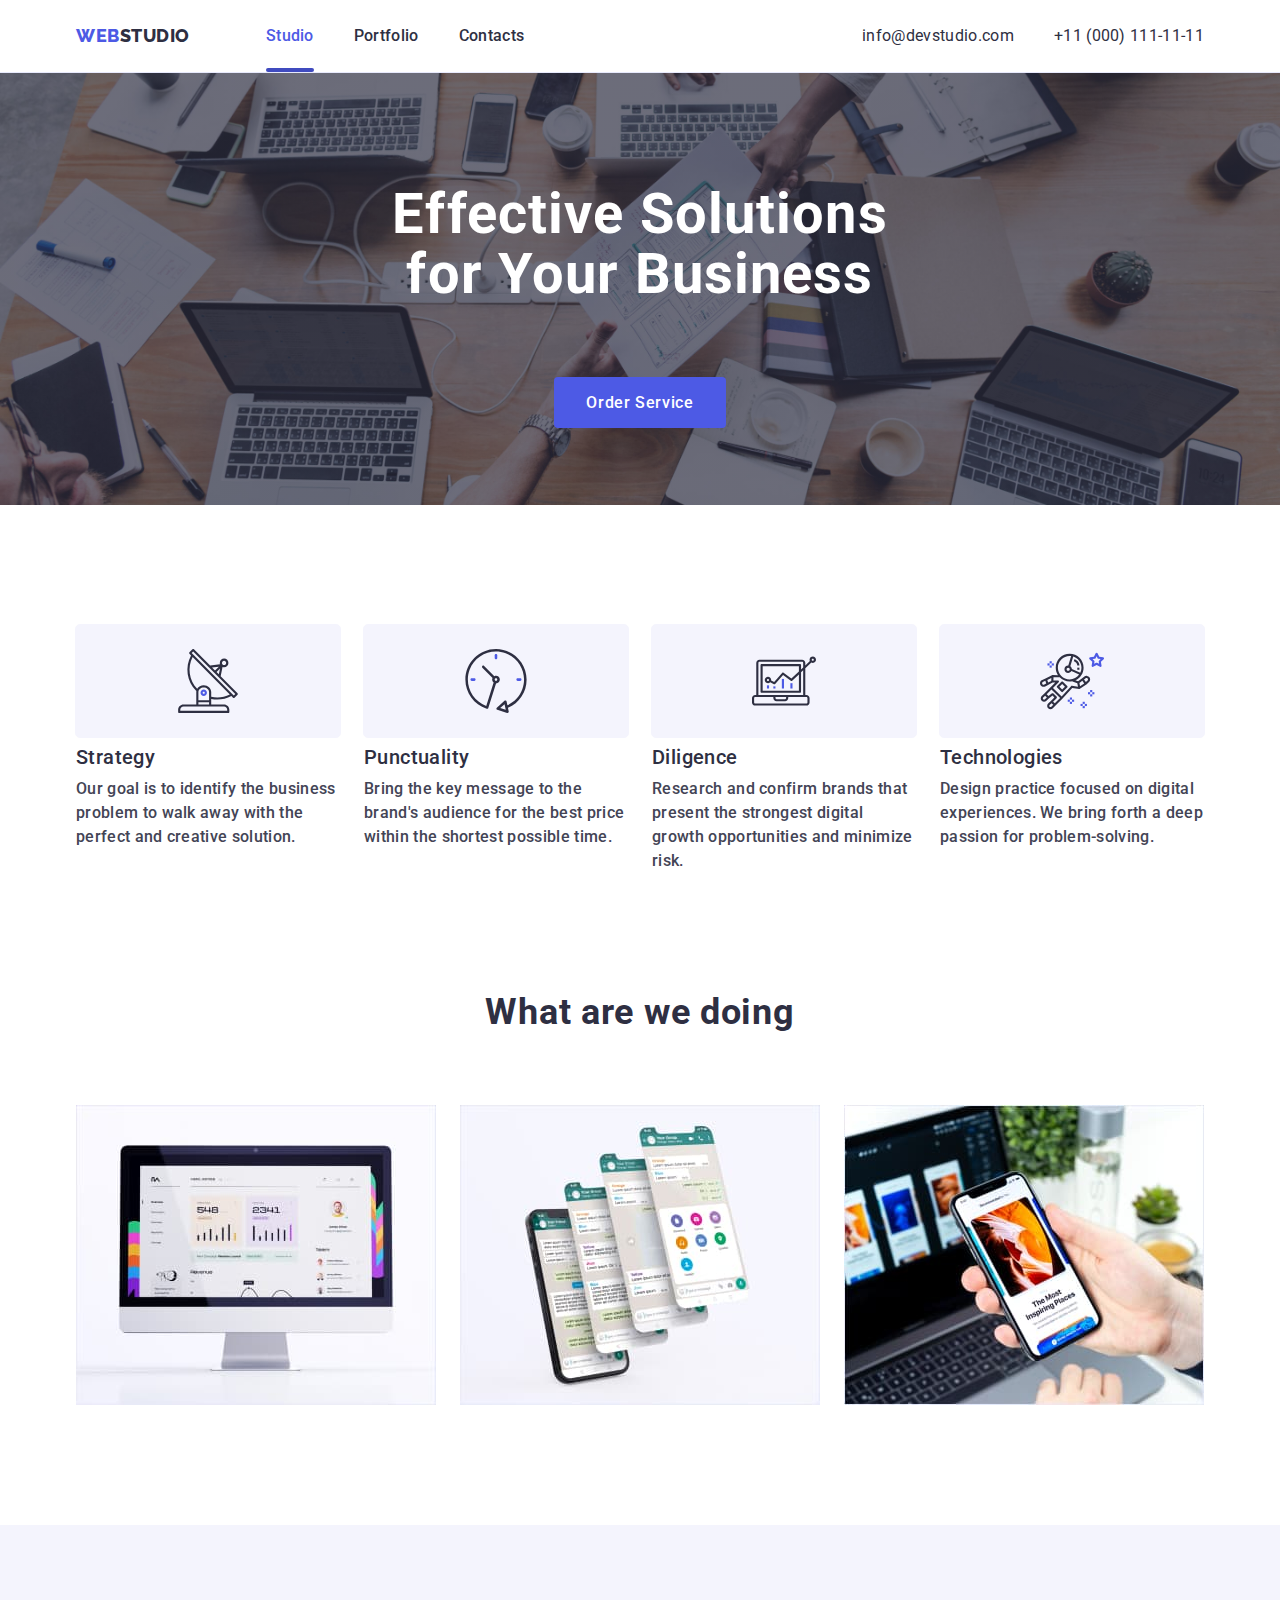
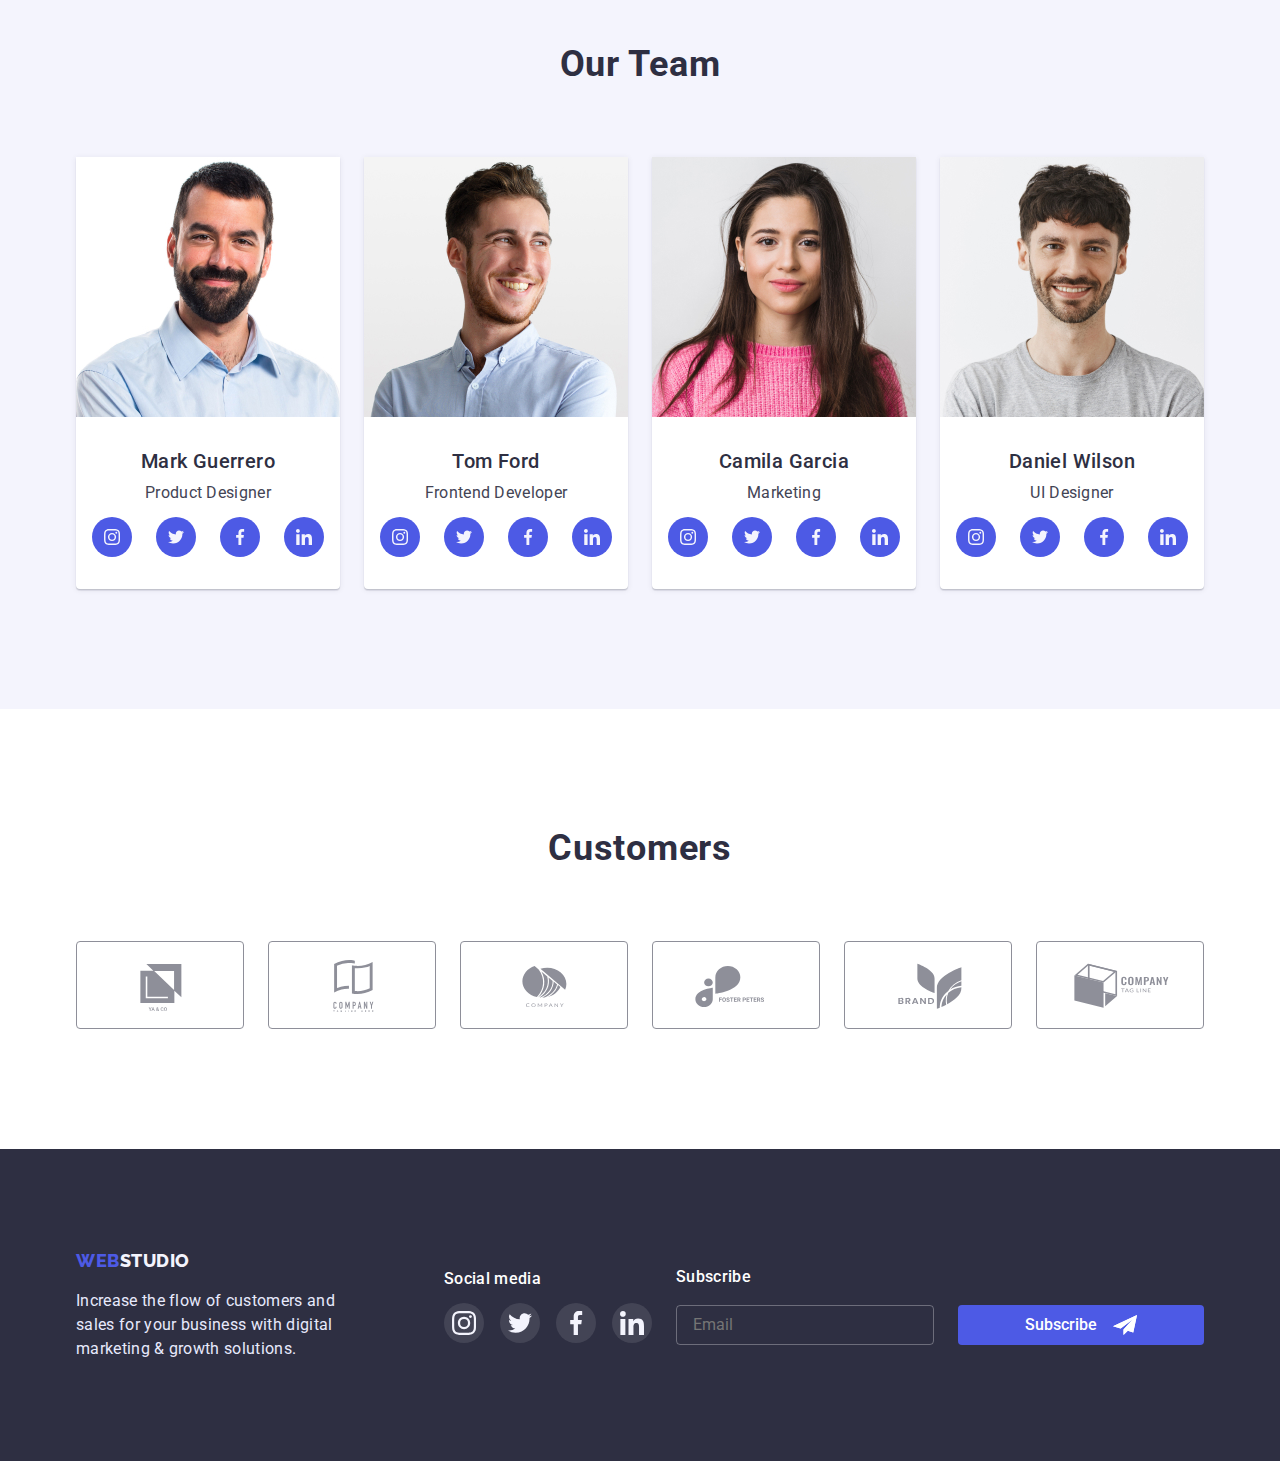
<file: index.html>
<!DOCTYPE html>
<html lang="en">
<head>
    <meta charset="UTF-8">
    <meta http-equiv="X-UA-Compatible" content="IE=edge">
    <meta name="viewport" content="width=device-width, initial-scale=1.0">
    <title>Document</title>
    <link rel="stylesheet" href="./css/normalize.css">
    

    <link rel="preconnect" href="https://fonts.googleapis.com">
<link rel="preconnect" href="https://fonts.gstatic.com" crossorigin>
<link href="https://fonts.googleapis.com/css2?family=Raleway:wght@800&family=Roboto:wght@400;500;700&display=swap" rel="stylesheet">

<link rel="stylesheet" href="./css/styles.css">
<link rel="stylesheet" href="./css/mobile.css">
<link rel="stylesheet" href="./css/tablet.css">
<link rel="stylesheet" href="./css/desktop.css">
</head>
<div>
    <!--HEADER-->
    <header>
        <div class="container header"> 
    <div class="logo"><a class="header-logo" href="./index.html"><span class="header-logo-web">WEB</span>STUDIO</a></div>
          <nav class="navigation">
               <ul class="header-navigation">
                   <li><a class="header-navigation-item current" style="color:var(--primary-brand);" href="./index.html" 
                       >Studio</a></li>
                   <li><a class="header-navigation-item" href="./portfolio.html">Portfolio</a></li>
                   <li><a class="header-navigation-item" href="">Contacts</a></li>
               </ul>
           </nav>
           <ul class="header-contacts">
               <li><a class="header-contacts-item" href="mailto:info@devstudio.com">info@devstudio.com</a></li>
               <li><a class="header-contacts-item" href="tel:+110001111111">+11 (000) 111-11-11</a></li>
           </ul>

           
<button type="button" data-menu-open class="menu-open" >
   
<svg class="menu-open-icon" width="32" height="22">
    <use class="menu-open-icon" href="./images/icons.svg#icon-hamburger">

    </use>
</svg>
</button>

          
            </div>
      
<!-- MOBILE MENU -->

<div data-menu class="mob-menu is-hidden" >

    <div class="container">
        <div class="mob-menu-top"> 
<button type="button" data-menu-close class="menu-close" >
   
<svg class="menu-close-icon" width="8" height="8">
    <use class="menu-close-icon" href="./images/icons.svg#icon-close-black-18dp">

    </use>
</svg>
</button>

    <nav>
 <ul class="mob-menu-navigation">
                   <li><a class="mob-menu-navigation-item current" style="color:var(--primary-brand);" href="./index.html" 
                       >Studio</a></li>
                   <li><a class="mob-menu-navigation-item" href="./portfolio.html">Portfolio</a></li>
                   <li><a class="mob-menu-navigation-item" href="">Contacts</a></li>
</ul>
    </nav>
        </div>
<div class="mob-menu-bottom">
               <ul class="mob-menu-contacts">
               <li><a class="mob-menu-contacts-item" href="mailto:info@devstudio.com">info@devstudio.com</a></li>
               <li><a class="mob-menu-contacts-item" href="tel:+110001111111">+11 (000) 111-11-11</a></li>
           </ul>



            <ul class="mob-social-list">
                <li class="mob-social-items">
                <a class="mob-social-link" href="" >
                <svg class="mob-social-icon" width="24" height="24">
                    <use href="./images/symbol-defs.svg#icon-instagram"></use>
                </svg>
                </a></li>
                <li class="mob-social-items">
                <a class="mob-social-link icon-twitter" href="" >
                <svg class="mob-social-icon" width="24" height="24">
                    <use href="./images/symbol-defs.svg#icon-twitter"></use>
                </svg>
                </a></li>
                <li class="mob-social-items">
                <a class="mob-social-link" href="" >
                <svg class="mob-social-icon" width="24" height="24">
                    <use href="./images/symbol-defs.svg#icon-facebook"></use>
                </svg>
                </a></li>
                <li class="mob-social-items">
                <a href="" class="mob-social-link">
                <svg class="mob-social-icon" width="24" height="24">
                    <use href="./images/symbol-defs.svg#icon-linkedin"></use>
                </svg>
                </a></li>

            </ul>
           
     </div>       
</div>
</div>
</div>


    </header>


    
      
    <!--MAIN-->
    <main>
        <!--HERO-->
        <section class="hero-container overlay"><div class="container">
            <h1 class="main-heading-1">Effective Solutions for Your Business</h1>
            <button data-modal-open class="main-button" type="button">Order Service</button>
         </div> </section>
   
    <!--FEATURES-->
         <section class="section">
            <div class="container features">

            <h2 class="main-heading-2-features visually-hidden">Features</h2>
            <ul class="main-item-columns-features">
                <li class="list-item-features icon-strategy"><h3 class="main-heading-3-features">Strategy</h3>
                    <p class="main-item-paragraph-features">Our goal is to identify the business problem to walk away with the perfect and creative solution. </p>

                </li>
                <li class="list-item-features icon-punctuality"><h3 class="main-heading-3-features">Punctuality</h3>
                    <p class="main-item-paragraph-features">Bring the key message to the brand's audience for the best price within the shortest possible time.</p></li>
                <li class="list-item-features icon-diligence"><h3 class="main-heading-3-features">Diligence</h3>
                    <p class="main-item-paragraph-features">Research and confirm brands that present the strongest digital growth opportunities and minimize risk.</p></li>
                <li class="list-item-features icon-technologies"><h3 class="main-heading-3-features">Technologies</h3>
                    <p class="main-item-paragraph-features">Design practice focused on digital experiences. We bring forth a deep passion for problem-solving.</p></li>
            </ul>
            </div>
        </section>
        <!--WHAT WE ARE DOING-->
        <section class="section work"><div class="container">
            <h2 class="main-heading-2">What are we doing</h2>
            <ul class="main-pre-item">
            <li><img src="./images/Rectangle71.jpg" alt="Screen" width="360"></li>
            <li><img src="./images/Rectangle71(1).jpg" alt="Messages" width="360"></li>
            <li><img src="./images/Rectangle71(2).jpg" alt="Phone" width="360"></li>
            </ul></div>
        </section>
        <!--OUR TEAM-->
      <section class="section team">
        <div class="container">
            <h2 class="main-heading-2-team">Our Team</h2>
    <ul class="main-pre-item-1-team">
    <li class="team-items">
            <img src="./images/Mark1x.jpg" srcset="./images/Mark1x.jpg, ./images/Mark2x.jpg" alt="Mark" width="264">
            <div class="team-content">
            <h3 class="main-heading-3-team">Mark Guerrero</h3>
            <p class="main-item-paragraph-2-team">Product Designer</p>
            <ul class="social-list">
                <li class="social-items">
                <a class="social-link" href="" >
                <svg class="social-icon" width="16" height="16">
                    <use href="./images/symbol-defs.svg#icon-instagram"></use>
                </svg>
                </a></li>
                <li class="social-items">
                <a class="social-link" href="" >
                <svg class="social-icon" width="16" height="16">
                    <use href="./images/symbol-defs.svg#icon-twitter"></use>
                </svg>
                </a></li>
                <li class="social-items">
                <a class="social-link" href="" >
                <svg class="social-icon" width="16" height="16">
                    <use href="./images/symbol-defs.svg#icon-facebook"></use>
                </svg>
                </a></li>
                <li class="social-items">
                <a href="" class="social-link">
                <svg class="social-icon" width="16" height="16">
                    <use href="./images/symbol-defs.svg#icon-linkedin"></use>
                </svg>
                </a></li>

            </ul>
        </div>
        </li>
        <li class="team-items">
            <img src="./images/Tom1x.jpg" srcset="./images/Tom1x.jpg, ./images/Tom2x.jpg" alt="Tom" width="264">
            <div class="team-content">
            <h3 class="main-heading-3-team">Tom Ford</h3>
            <p class="main-item-paragraph-2-team">Frontend Developer</p>
            <ul class="social-list">
                <li class="social-items">
                <a class="social-link" href="" >
                <svg class="social-icon" width="16" height="16">
                    <use href="./images/symbol-defs.svg#icon-instagram"></use>
                </svg>
                </a></li>
                <li class="social-items">
                <a class="social-link icon-twitter" href="" >
                <svg class="social-icon" width="16" height="16">
                    <use href="./images/symbol-defs.svg#icon-twitter"></use>
                </svg>
                </a></li>
                <li class="social-items">
                <a class="social-link" href="" >
                <svg class="social-icon" width="16" height="16">
                    <use href="./images/symbol-defs.svg#icon-facebook"></use>
                </svg>
                </a></li>
                <li class="social-items">
                <a href="" class="social-link">
                <svg class="social-icon" width="16" height="16">
                    <use href="./images/symbol-defs.svg#icon-linkedin"></use>
                </svg>
                </a></li>

            </ul></div>
        </li>
        <li class="team-items">
            <img src="./images/Camila1x.jpg" srcset="./images/Camila1x.jpg, ./images/Camila2x.jpg" alt="Camila" width="264">
            <div class="team-content"><h3 class="main-heading-3-team">Camila Garcia</h3>
            <p class="main-item-paragraph-2-team">Marketing</p>
            <ul class="social-list">
                <li class="social-items">
                <a class="social-link" href="" >
                <svg class="social-icon" width="16" height="16">
                    <use href="./images/symbol-defs.svg#icon-instagram"></use>
                </svg>
                </a></li>
                <li class="social-items">
                <a class="social-link" href="" >
                <svg class="social-icon" width="16" height="16">
                    <use href="./images/symbol-defs.svg#icon-twitter"></use>
                </svg>
                </a></li>
                <li class="social-items">
                <a class="social-link" href="" >
                <svg class="social-icon" width="16" height="16">
                    <use href="./images/symbol-defs.svg#icon-facebook"></use>
                </svg>
                </a></li>
                <li class="social-items">
                <a href="" class="social-link">
                <svg class="social-icon" width="16" height="16">
                    <use href="./images/symbol-defs.svg#icon-linkedin"></use>
                </svg>
                </a></li>

            </ul></div>
        </li>
        <li class="team-items">
            <img src="./images/Daniel1x.jpg", srcset="./images/Daniel1x.jpg, ./images/Daniel2x.jpg" alt="Daniel" width="264">
            <div class="team-content"><h3 class="main-heading-3-team">Daniel Wilson</h3>
            <p class="main-item-paragraph-2-team">UI Designer</p>
            <ul class="social-list">
                <li class="social-items">
                <a class="social-link" href="" >
                <svg class="social-icon" width="16" height="16">
                    <use href="./images/symbol-defs.svg#icon-instagram"></use>
                </svg>
                </a></li>
                <li class="social-items">
                <a class="social-link" href="" >
                <svg class="social-icon" width="16" height="16">
                    <use href="./images/symbol-defs.svg#icon-twitter"></use>
                </svg>
                </a></li>
                <li class="social-items">
                <a class="social-link" href="" >
                <svg class="social-icon" width="16" height="16">
                    <use href="./images/symbol-defs.svg#icon-facebook"></use>
                </svg>
                </a></li>
                <li class="social-items">
                <a href="" class="social-link">
                <svg class="social-icon" width="16" height="16">
                    <use href="./images/symbol-defs.svg#icon-linkedin"></use>
                </svg>
                </a></li>

            </ul></div>
        </li>
    </ul></div>
</section>
<!-- CUSTOMERS -->
<section class="section ">
    <div class="container customers">
        <h2 class="main-heading-2">Customers</h2>
        <ul class="customer-list">
            <li class="customer-items">
            <a class="customer-link" href="" >
            <svg class="customer-icon" width="104" height="56">
                <use href="./images/symbol-defs-customers.svg#icon-yaco"></use>
            </svg>
            </a></li>
            <li class="customer-items">
            <a class="customer-link" href="" >
            <svg class="customer-icon" width="104" height="56">
                <use href="./images/symbol-defs-customers.svg#icon-company"></use>
            </svg>
            </a></li>
            <li class="customer-items">
            <a class="customer-link" href="" >
            <svg class="customer-icon" width="104" height="56">
                <use href="./images/symbol-defs-customers.svg#icon-company2"></use>
            </svg>
            </a></li>
            <li class="customer-items">
            <a href="" class="customer-link">
            <svg class="customer-icon" width="104" height="56">
                <use href="./images/symbol-defs-customers.svg#icon-fosterpeters"></use>
            </svg>
            </a></li>
            <li class="customer-items">
                <a href="" class="customer-link">
                <svg class="customer-icon" width="104" height="56">
                    <use href="./images/symbol-defs-customers.svg#icon-brand"></use>
                </svg>
                </a></li>
                <li class="customer-items">
                    <a href="" class="customer-link">
                    <svg class="customer-icon" width="104" height="56">
                        <use href="./images/symbol-defs-customers.svg#icon-tagline"></use>
                    </svg>
                    </a></li>

        </ul>

    </div>

</section>

    </main>
    <!--FOOTER-->
      <footer>  
   <div class="footer"><div class="container added">
    <div><div class="mobile-footer-logo"><a class="footer-logo" href="./index.html"> <span class="header-logo-web">WEB</span>STUDIO</a></div>
<p class="footer-paragraph">Increase the flow of customers and sales for your business with digital marketing & growth solutions.</p>
</div>

<div class="social-block">
<p class="footer-social-paragraph">Social media</p>
<ul class="footer-social-list">
    <li class="social-items">
    <a class="footer-social-link" href="" >
    <svg class="social-icon" width="24" height="24">
        <use href="./images/symbol-defs.svg#icon-instagram"></use>
    </svg>
    </a></li>
    <li class="social-items">
    <a class="footer-social-link" href="" >
    <svg class="social-icon" width="24" height="24">
        <use href="./images/symbol-defs.svg#icon-twitter"></use>
    </svg>
    </a></li>
    <li class="social-items">
    <a class="footer-social-link" href="" >
    <svg class="social-icon" width="24" height="24">
        <use href="./images/symbol-defs.svg#icon-facebook"></use>
    </svg>
    </a></li>
    <li class="social-items">
    <a href="" class="footer-social-link">
    <svg class="social-icon" width="24" height="24">
        <use href="./images/symbol-defs.svg#icon-linkedin"></use>
    </svg>
    </a></li>

</ul></div>

<!-- <div class="container subscribe"> -->
    <div class="subscribe-block" style="width: 100%;">
<p class="footer-social-paragraph">Subscribe</p>
<div class="subscribe-items">
<input  class="subscribe-input" type="email" name="" id="email" placeholder="Email">
<button class="subscribe-submit-btn" type="submit">Subscribe
    <svg class="plane" width="24px" height="24px"> <use href="./images/plane.svg"></use></svg> 
</button>
</div> 
</div></div>
</div>

</footer>
<!-- MODAL -->
<div class="backdrop is-hidden" data-modal>
    <div class="modal">
        <button data-modal-close class="close-button">
            <svg width="8px" height="8px"> <use href="./images/close-black-18dp.svg"></use></svg>
        </button> 

        <!-- FORM -->
        <p class="form-text">Leave your contacts and we will call you back</p>
       
       <form class="form js-client-form"> 
       <div class="form-field">
         <label class="form-label" for="name">Name</label>
         
    <input class="form-input" type="text" name="name" id="name">
       <svg class="form-icon" width="18" height="24">
                        <use href="./images/form-icons.svg#icon-person"></use></svg>
                    </div>
  <div class="form-field">
    <label class="form-label" for="phone">Phone</label>
    <input class="form-input" type="tel" name="" id="phone"> 
    <svg class="form-icon" width="18" height="24">
        <use href="./images/form-icons.svg#icon-phone"></use>
                    </svg>
                </div>
  <div class="form-field">
    <label class="form-label" for="email">Email</label>
   
    <input  class="form-input" type="email" name="" id="email">  <svg class="form-icon" width="18" height="24">
                        <use href="./images/form-icons.svg#icon-email"></use>
                    </svg>
                </div>
       
         <div class="form-field text">
            <label class="form-label" for="comment">Comment</label>
        <textarea class="comment" name="comment" rows="10" placeholder="Text input"></textarea>
    </div> 

    <div class="form-checkbox">
   <label class="form-checkbox-label" for="privacy">
   <input class="form-checkbox-input" type="checkbox" name="privacy" value="privacy" id="privacy"/>
 <span class="checkbox-icon"></span>  <span>I accept the terms and conditions of the <a class="form-checkbox-link" href="">Privacy Policy</a></span></label></div>
 <button class="submit-btn" type="submit">Send</button>    
</form>
       
    </div>
</div>

<!-- SCRIPT -->


   
<script src="./js/modal.js">
</script>

<script src="./js/menu.js"></script> 


</script>
</body>
</html>
</file>
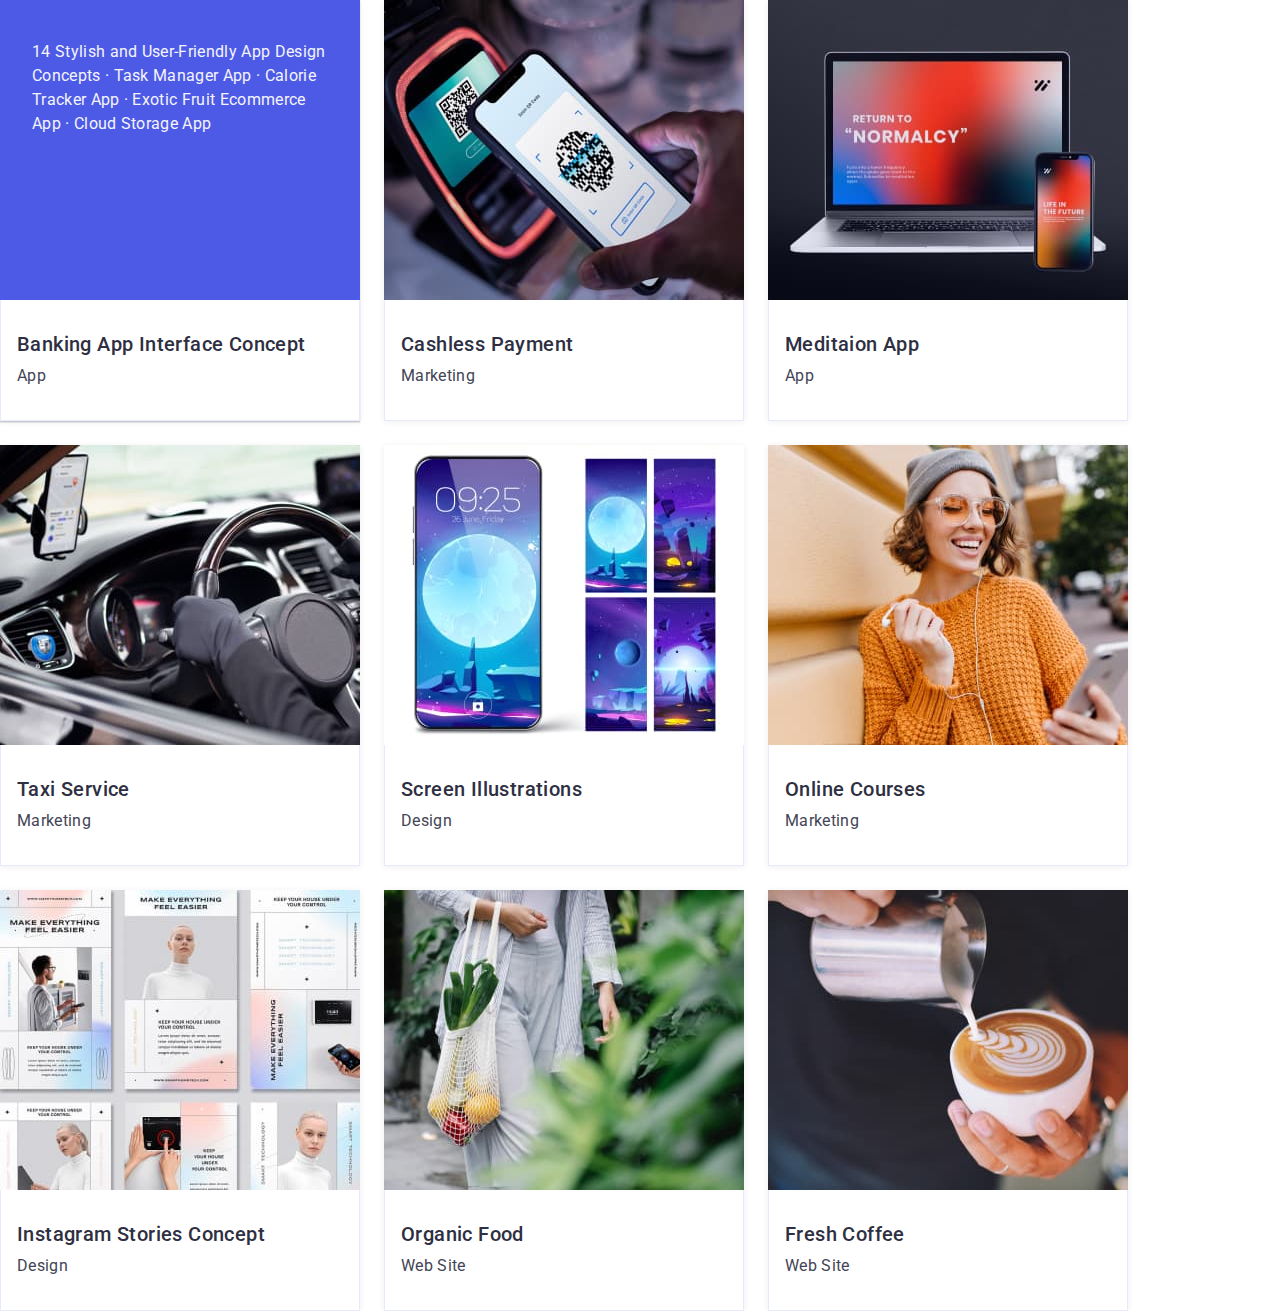
<file: portfolio.html>
<!DOCTYPE html>
<html lang="en">
<head>
    <meta charset="UTF-8">
    <meta http-equiv="X-UA-Compatible" content="IE=edge">
    <meta name="viewport" content="width=device-width, initial-scale=1.0">
    <title>Document</title>
    <link rel="stylesheet" href="./css/normalize.css">
    <link rel="preconnect" href="https://fonts.googleapis.com">
<link rel="preconnect" href="https://fonts.gstatic.com" crossorigin>
<link href="https://fonts.googleapis.com/css2?family=Raleway:wght@800&family=Roboto:wght@400;500;700&display=swap" rel="stylesheet">
    <link rel="stylesheet" href="./css/styles.css">
</head>
<body>
     <!--HEADER-->
     <!-- <header>
        <div class="container header"> 
    <div><a class="header-logo" href="./index.html"><span class="header-logo-web">WEB</span>STUDIO</a></div>
          <nav style="margin-left: 76px;">
               <ul class="header-navigation">
                   <li><a class="header-navigation-item" href="./index.html" 
                       >Studio</a></li>
                   <li><a class="header-navigation-item current" style="color:var(--primary-brand);" href="./portfolio.html">Portfolio</a></li>
                   <li><a class="header-navigation-item" href="">Contacts</a></li>
               </ul>
           </nav>
           <ul class="header-contacts">
               <li><a class="header-contacts-item" href="mailto:info@devstudio.com">info@devstudio.com</a></li>
               <li><a class="header-contacts-item" href="tel:+110001111111">+11 (000) 111-11-11</a></li>
           </ul>
       </div>
       </header> -->
    <!--MAIN-->
    <main>
        
    <!-- <section class= "portfolio-main"><div class="container"> 
       FILTERS--> 
       <!-- <h1 class="visually-hidden">Filters</h1> -->

        <!-- <ul class="portfolio-main-filter">
        <li><button class="main-filter-button" type="button">All</button></li>
        <li><button class="main-filter-button" type="button">WebSite</button></li>
        <li><button class="main-filter-button" type="button">App</button></li>
        <li><button class="main-filter-button" type="button">Design</button></li>
        <li><button class="main-filter-button" type="button">Marketing</button></li>
        </ul> -->
   

        <!--PICTURES-->
         <ul class="gallery-list">

        <li class="gallery-list-item">
            <a class="gallery-link" href="">
        <div class="gallery-item"><img  src="./images/screens.jpg" alt="Screens" width="360">
        <p class="gallery-top-text">14 Stylish and User-Friendly App Design Concepts · Task Manager App · Calorie Tracker App · Exotic Fruit Ecommerce App · Cloud Storage App</p>
        </div>
        <div class="gallery"><h3 class="portfolio-main-heading-3">Banking App Interface Concept</h3>
         <p class="portfolio-main-paragraph">App</p></div></a>
        </li>
        <li class="gallery-list-item">
            <a class="gallery-link" href="">
                <div class="gallery-item"><img src="./images/phone.jpg" alt="Phone" width="360">
                    <p class="gallery-top-text">14 Stylish and User-Friendly App Design Concepts · Task Manager App · Calorie Tracker App · Exotic Fruit Ecommerce App · Cloud Storage App</p>
                </div>
        <div class="gallery"><h3 class="portfolio-main-heading-3">Cashless Payment</h3>
            <p class="portfolio-main-paragraph">Marketing</p></div></a>
        </li>
        <li class="gallery-list-item">
            <a class="gallery-link" href="">
                <div class="gallery-item"><img src="./images/laptop.jpg" alt="Laptop" width="360">
                    <p class="gallery-top-text">14 Stylish and User-Friendly App Design Concepts · Task Manager App · Calorie Tracker App · Exotic Fruit Ecommerce App · Cloud Storage App</p>
                </div>
        <div class="gallery"><h3 class="portfolio-main-heading-3">Meditaion App</h3>
            <p class="portfolio-main-paragraph">App</p></div></a>
        </li>
        <li class="gallery-list-item">
            <a class="gallery-link" href="">
                <div class="gallery-item"><img src="./images/wheel.jpg" alt="Wheel" width="360">
                    <p class="gallery-top-text">14 Stylish and User-Friendly App Design Concepts · Task Manager App · Calorie Tracker App · Exotic Fruit Ecommerce App · Cloud Storage App</p>
                </div>
        <div class="gallery"><h3 class="portfolio-main-heading-3">Taxi Service</h3>
            <p class="portfolio-main-paragraph">Marketing</p></div></a>
        </li>
        <li class="gallery-list-item">
            <a class="gallery-link" href="">
                <div class="gallery-item"><img src="./images/screens2.jpg" alt="Screens2" width="360">
                    <p class="gallery-top-text">14 Stylish and User-Friendly App Design Concepts · Task Manager App · Calorie Tracker App · Exotic Fruit Ecommerce App · Cloud Storage App</p>
                </div>
        <div class="gallery"><h3 class="portfolio-main-heading-3">Screen Illustrations</h3>
            <p class="portfolio-main-paragraph">Design</p></div></a>
        </li>
        <li class="gallery-list-item">
            <a class="gallery-link" href="">
                <div class="gallery-item"><img src="./images/girl.jpg" alt="Girl" width="360">
                    <p class="gallery-top-text">14 Stylish and User-Friendly App Design Concepts · Task Manager App · Calorie Tracker App · Exotic Fruit Ecommerce App · Cloud Storage App</p>
                </div>
        <div class="gallery"><h3 class="portfolio-main-heading-3">Online Courses</h3>
            <p class="portfolio-main-paragraph">Marketing</p></div></a>
        </li>
        <li class="gallery-list-item">
            <a class="gallery-link" href="">
                <div class="gallery-item"><img src="./images/pages.jpg" alt="Pages" width="360">
                    <p class="gallery-top-text">14 Stylish and User-Friendly App Design Concepts · Task Manager App · Calorie Tracker App · Exotic Fruit Ecommerce App · Cloud Storage App</p>
                </div>
        <div class="gallery"><h3 class="portfolio-main-heading-3">Instagram Stories Concept</h3>
            <p class="portfolio-main-paragraph">Design</p></div></a>
        </li>
        <li class="gallery-list-item">
            <a class="gallery-link" href="">
                <div class="gallery-item"><img src="./images/bag.jpg" alt="Bag" width="360">
                    <p class="gallery-top-text">14 Stylish and User-Friendly App Design Concepts · Task Manager App · Calorie Tracker App · Exotic Fruit Ecommerce App · Cloud Storage App</p>
                </div>
        <div class="gallery"><h3 class="portfolio-main-heading-3">Organic Food</h3>
            <p class="portfolio-main-paragraph">Web Site</p></div></a>
        </li>
        <li class="gallery-list-item">
            <a class="gallery-link" href="">
                <div class="gallery-item"><img src="./images/coffee.jpg" alt="Coffee" width="360">
                    <p class="gallery-top-text">14 Stylish and User-Friendly App Design Concepts · Task Manager App · Calorie Tracker App · Exotic Fruit Ecommerce App · Cloud Storage App</p>
                </div>
        <div class="gallery"><h3 class="portfolio-main-heading-3">Fresh Coffee</h3>
            <p class="portfolio-main-paragraph">Web Site</p></div></a>
        </li>
    </ul>
</div>
</section> 
</main>
   
   <!--FOOTER-->
   <!-- <footer>
   <div class="footer"><div class="container added">
    <div><div><a class="footer-logo" href="./index.html"><span class="header-logo-web">WEB</span>STUDIO</a></div>
<p class="footer-paragraph">Increase the flow of customers and sales for your business with digital marketing & growth solutions.</p>
</div>

<div class="social-block">
<p class="footer-social-paragraph">Social media</p>
<ul class="footer-social-list">
    <li class="social-items">
    <a class="footer-social-link" href="" >
    <svg class="social-icon" width="24" height="24">
        <use href="./images/symbol-defs.svg#icon-instagram"></use>
    </svg>
    </a></li>
    <li class="social-items">
    <a class="footer-social-link" href="" >
    <svg class="social-icon" width="24" height="24">
        <use href="./images/symbol-defs.svg#icon-twitter"></use>
    </svg>
    </a></li>
    <li class="social-items">
    <a class="footer-social-link" href="" >
    <svg class="social-icon" width="24" height="24">
        <use href="./images/symbol-defs.svg#icon-facebook"></use>
    </svg>
    </a></li>
    <li class="social-items">
    <a href="" class="footer-social-link">
    <svg class="social-icon" width="24" height="24">
        <use href="./images/symbol-defs.svg#icon-linkedin"></use>
    </svg>
    </a></li>

</ul></div>

<div class="subscribe-block">
<p class="footer-social-paragraph">Subscribe</p>
<div class="subscribe-items">
<input  class="subscribe-input" type="email" name="" id="email" placeholder="Email">
<button class="subscribe-submit-btn" type="submit">Subscribe
    <svg class="plane" width="24px" height="24px"> <use href="./images/plane.svg"></use></svg> 
</button></div>
</div></div>
</div>

</footer> -->
</body>
</html>
</file>
<file: css/styles.css>
:root {
	--primary-brand: #4d5ae5;
	--pressed-state: #404bbf;
	--dark: #2e2f42;
	--success: #31d0aa;
	--text: #434455;
	--subtle-text: #8e8f99;
	--accent: #e7e9fc;
	--light: #f4f4fd;
	--white: #ffffff;

	--main-font: "Roboto", sans-serif;
	--secondary-font: "Raleway", sans-serif;
}
body {
	background-color: var(--white);
	color: var(--dark);
	font-family: var(--main-font);
	font-size: 16px;
	letter-spacing: 0.02em;
}
header {
	border-bottom: 1px solid #e7e9fc;
}
h1,
h2,
h3,
h4,
h5,
h6,
p {
	margin: 0;
}

img {
	display: block;
	max-width: 100%;
	height: auto;
}

button {
	display: block;
	cursor: pointer;
	border: none;
	border-radius: 4px;
}

ul,
ol {
	list-style: none;
	margin: 0;
	padding-left: 0;
}

a {
	text-decoration: none;
	color: inherit;
}

.section {
	padding-top: 96px;
	padding-bottom: 96px;
}

.container {
	width: 100%;
	padding: 0 15px;
	margin: 0 auto;
	justify-content: center;
}

.visually-hidden {
	position: absolute;
	width: 1px;
	height: 1px;
	margin: -1px;
	border: 0;
	padding: 0;

	white-space: nowrap;
	clip-path: inset(100%);
	clip: rect(0 0 0 0);
	overflow: hidden;
}

/* HEADER */
.header {
	width: 100%;
	display: flex;
	align-items: center;
	justify-content: space-between;
	padding: 24px 16px;
}

/* LOGO */

.header-logo {
	font-family: var(--secondary-font);
	font-weight: 800;
	font-size: 18px;
	line-height: 1.33;
	color: var(--dark);
	text-decoration: none;
	letter-spacing: 0.03em;
}
.header-logo-web {
	font-family: var(--secondary-font);
	font-weight: 800;
	font-size: 18px;
	line-height: 1.33;
	color: var(--primary-brand);
	text-decoration: none;
	letter-spacing: 0.03em;
}
/* NAVIGATION */
.navigation {
	display: none;
}
.header-navigation {
	display: none;
	gap: 40px;
}

.header-navigation-item {
	font-family: var(--main-font);
	font-weight: 500;
	line-height: 1.5;
	color: var(--dark);
	text-decoration: none;
	letter-spacing: 0.02em;
	font-size: 16px;
	display: block;
	padding: 24px 0px;
	transition-property: color;
	transition-duration: 250ms;
	transition-timing-function: cubic-bezier(0.4, 0, 0.2, 1);
	position: relative;
}
.header-navigation-item.current::after {
	content: "";
	position: absolute;
	width: 100%;
	height: 4px;
	background-color: var(--pressed-state);
	left: 0;
	bottom: 0;
	border-radius: 2px;
}

.header-navigation-item:hover,
.header-navigation-item:focus {
	color: var(--primary-brand);
	text-decoration: none;
}

/* CURRENT*/
.current {
	color: var(--primary-brand);
}
/* CONTACTS */
.header-contacts {
	display: none;
	gap: 40px;
	margin-left: auto;
	color: var(--dark);
}
.header-contacts-item {
	font-style: normal;
	font-weight: 400;
	font-size: 16px;
	line-height: 1.5;
	color: var(--dark);
	letter-spacing: 0.02em;
	transition-property: color;
	transition-duration: 250ms;
	transition-timing-function: cubic-bezier(0.4, 0, 0.2, 1);
}

.header-contacts-item:hover,
.header-contacts-item:focus {
	color: var(--pressed-state);
}
/* HAMBURGER */

/* button */

.menu-open {
	width: 32px;
	height: 22px;
	padding: 0;
	background-color: transparent;
	border: none;
}

/* button-icon */
.menu-open-icon {
	stroke: #2e2f42;
}

/* MOBILE-NAVIGATION */

.mob-menu {
	position: fixed;
	top: 0;
	z-index: 1;
	width: 100vw;
	height: 100vh;
	background-color: #ffffff;
	padding-top: 24px;
	padding-bottom: 24px;
	margin-bottom: 30px;
}

.mob-menu > .container {
	width: 100%;
	height: 100%;
	display: flex;
	flex-direction: column;
	justify-content: space-between;
	overflow: auto;
	padding-left: 40px;
	padding-right: 40px;
}
.menu-close {
	width: 24px;
	height: 24px;
	border-radius: 50%;
	background: #e7e9fc;
	border: 1px solid rgba(0, 0, 0, 0.1);
	display: flex;
	align-items: center;
	justify-content: center;
	margin-left: auto;
}

.menu-close-icon {
	fill: #000000;
}

.mob-menu-bottom {
	margin-right: auto;
	width: 100%;
}

.mob-menu-navigation {
	display: flex;
	flex-direction: column;
	gap: 40px;
	margin-bottom: 15px;
}
.mob-menu-navigation-item {
	font-weight: 700;
	font-size: 36px;
	line-height: 1.1;
	letter-spacing: 0.02em;
	color: #2e2f42;
}
.mob-menu-navigation-item:hover,
.mob-menu-navigation-item:focus {
	color: var(--primary-brand);
}

.mob-menu-contacts {
	display: flex;
	flex-direction: column;
	gap: 40px;
	margin-bottom: 48px;
}
.mob-menu-contacts-item {
	font-weight: 500;
	font-size: 20px;
	line-height: 24px;
	letter-spacing: 0.02em;
	color: #434455;
}

.mob-menu-contacts-item:hover,
.mob-menu-contacts-item:focus {
	font-weight: 600;
	font-size: 36px;
	line-height: 1.1;
	color: #4d5ae5;
}
/* MOBILE-SOCIALS */
.mob-social-list {
	display: flex;
	justify-content: space-between;
	/* justify-content: center; */

	list-style: none;
}
.mob-social-items {
	width: 40px;
	height: 40px;
	color: var(--light);
}
.mob-social-link {
	background-color: var(--primary-brand);
	/* width: 100%;
	height: 100%; */
	width: 40px;
	height: 40px;
	border-radius: 50%;
	display: flex;
	align-items: center;
	justify-content: center;
	transition-property: background-color;
	transition-duration: 250ms;
	transition-timing-function: cubic-bezier(0.4, 0, 0.2, 1);
}

.mob-social-link:hover,
.mob-social-link:focus {
	background-color: var(--pressed-state);
}

/* HERO */
.hero-container {
	background-color: var(--dark);
	text-align: center;
	margin-left: 0;
	margin-right: 0;
	width: 100%;
	padding: 0;
	max-width: 1440px;
}

.main-heading-1 {
	font-weight: 700;
	line-height: 0.9;
	color: var(--white);
	letter-spacing: 0.02em;
	text-align: center;
	/* margin: 0 auto; */
	padding-top: 112px;
	/* padding-left: 54px;
	padding-right: 56px; */
	padding-bottom: 72px;
	font-size: 36px;
	margin: 0 auto;
	max-width: 400px;
}
.main-button {
	font-family: var(--main-font);
	font-style: normal;
	font-weight: 500;
	font-size: 16px;
	line-height: 1.19;
	letter-spacing: 0.04em;
	background-color: var(--primary-brand);
	margin: 0 auto;
	color: var(--white);
	padding: 16px 32px;
	transition-property: background-color;
	transition-duration: 250ms;
	transition-timing-function: cubic-bezier(0.4, 0, 0.2, 1);
}

.main-button:hover,
.main-button:focus {
	background-color: var(--pressed-state);
}

/* Overlay */
.overlay {
	height: 432px;
	outline: 1px solid transparent;
	width: 100%;
	margin-left: auto;
	margin-right: auto;
	background-image: linear-gradient(to right, rgba(46, 47, 66, 0.7), rgba(46, 47, 66, 0.7)),
		url(../images/people-office-mobile-2x.jpg), url(../images/people-office-mobile-1x.jpg);
	background-size: cover;
	background-repeat: no-repeat;
	background-position: center;
	background-color: #2e2f42;
}
@media (min-device-pixel-ratio: 2), (min-resolution: 192dpi), (min-resolution: 2dppx) {
	.overlay {
		background-image: linear-gradient(to right, rgba(46, 47, 66, 0.7), rgba(46, 47, 66, 0.7)),
			url(../images/people-office-mobile-2x.jpg);
	}
}

/* FEATURES */
.features {
	justify-content: center;
}

.list-item-features {
	width: 100%;
}

.main-heading-2-features {
	font-style: normal;
	font-weight: 700;
	font-size: 36px;
	line-height: 1.11;
	letter-spacing: 0.02em;
	margin-left: auto;
	align-items: center;
	margin-bottom: 72px;
	text-align: center;
}
.main-item-columns-features {
	display: flex;
	flex-direction: column;
	/* width: 356px; */
	margin: 0 auto;
	justify-content: center;
	row-gap: 72px;
}
.main-heading-3-features {
	font-style: normal;
	font-weight: 700;
	font-size: 32px;
	line-height: 1.1;
	color: var(--dark);
	letter-spacing: 0.02em;
	margin-bottom: 8px;
	text-align: center;
}
.list-item-features::before {
	display: none;
}
.icon-strategy::before {
	display: none;
}
.icon-punctuality::before {
	display: none;
}
.icon-diligence::before {
	display: none;
}
.icon-technologies::before {
	display: none;
}
.main-item-paragraph-features {
	font-style: normal;
	font-weight: 500;
	line-height: 1.5;
	color: #434455;
	letter-spacing: 0.02em;
	font-size: 16px;
}
/* WHAT WE ARE DOING */
.work {
	padding-top: 0;
	display: none;
}

.main-heading-2-work {
	font-style: normal;
	font-weight: 700;
	font-size: 36px;
	line-height: 1.11;
	letter-spacing: 0.02em;
	margin-left: auto;
	align-items: center;
	margin-bottom: 72px;
	text-align: center;
}
.main-pre-item-work {
	display: flex;
	row-gap: 24px;
}
/* OUR TEAM */
.team {
	background-color: var(--light);
	justify-content: center;
}
.main-heading-2-team {
	font-style: normal;
	font-weight: 700;
	font-size: 36px;
	line-height: 1.11;
	letter-spacing: 0.02em;
	margin-left: auto;
	align-items: center;
	margin-bottom: 72px;
	text-align: center;
}

.main-pre-item-team {
	display: flex;
	row-gap: 24px;
}

.main-mobile-item-team {
	width: 100%;
}
.main-item-team {
	font-weight: 400;
	line-height: 1.5;
}

.main-heading-3-team {
	font-style: normal;
	font-weight: 500;
	font-size: 20px;
	line-height: 1.2;
	color: var(--dark);
	letter-spacing: 0.02em;
	margin-bottom: 8px;
	text-align: center;
}

.main-item-paragraph-team {
	font-style: normal;
	font-weight: 500;
	line-height: 1.5;
	color: #434455;
	letter-spacing: 0.02em;
	font-size: 16px;
}
.main-pre-item-1-team {
	display: flex;
	flex-direction: column;
	row-gap: 72px;
	margin: 0 auto;
	align-items: center;
}
.team-items {
	background-color: #ffffff;
	box-shadow: 0px 1px 6px rgba(46, 47, 66, 0.08), 0px 1px 1px rgba(46, 47, 66, 0.16), 0px 2px 1px rgba(46, 47, 66, 0.08);
	border-radius: 0px 0px 4px 4px;
	row-gap: 72px;
	margin: 0 auto;
}
.team-content {
	padding-top: 32px;
	padding-bottom: 32px;
}
.main-item-paragraph-2-team {
	font-style: normal;
	font-weight: 400;
	line-height: 1.5;
	color: #434455;
	letter-spacing: 0.02em;
	text-align: center;
}

.main-item-paragraph-2 {
	font-style: normal;
	font-weight: 400;
	line-height: 1.5;
	color: #434455;
	letter-spacing: 0.02em;
	text-align: center;
}

.social-list {
	display: flex;
	justify-content: center;
	gap: 24px;
	list-style: none;
	margin-top: 12px;
}
.social-items {
	width: 40px;
	height: 40px;
	color: var(--light);
}
.social-link {
	background-color: var(--primary-brand);
	width: 100%;
	height: 100%;
	border-radius: 50%;
	display: flex;
	align-items: center;
	justify-content: center;
	transition-property: background-color;
	transition-duration: 250ms;
	transition-timing-function: cubic-bezier(0.4, 0, 0.2, 1);
}
.social-link:hover,
.social-link:focus {
	background-color: var(--pressed-state);
}

/* CUSTOMERS */
.customers {
	/* width: 100%; */
	justify-content: center;
	text-align: center;
	align-items: center;
}

.main-heading-2 {
	font-style: normal;
	font-weight: 700;
	font-size: 36px;
	line-height: 1.11;
	letter-spacing: 0.02em;
	margin-left: auto;
	align-items: center;
	margin-bottom: 72px;
	text-align: center;
}
.customer-link {
	color: var(--subtle-text);
	border: 1px solid currentColor;
	border-radius: 4px;
	display: flex;
	align-items: center;
	justify-content: center;
	width: 190px;
	height: 88px;
	transition-property: color;
	transition-duration: 250ms;
	transition-timing-function: cubic-bezier(0.4, 0, 0.2, 1);
}
.customer-link:hover,
.customer-link:focus {
	color: var(--pressed-state);
}
.customer-list {
	display: flex;
	flex-wrap: wrap;
	column-gap: 16px;
	row-gap: 72px;
	justify-content: center;
	/* text-align: center;
	align-items: center; */
}

.customer-icon {
	fill: currentColor;
}

/* FOOTER */
.footer {
	background-color: var(--dark);
	padding-top: 100px;
	padding-bottom: 100px;
	justify-content: center;
	align-items: center;
	margin: 0 auto;
}
.mobile-footer-logo {
	/* margin: 0 auto; */
	text-align: center;
	align-items: center;
	justify-content: center;
}
.added {
	display: flex;
	flex-direction: column;
	flex-wrap: wrap;
	row-gap: 72px;
	justify-content: center;
	align-items: center;
}
.footer-logo {
	font-family: var(--secondary-font);
	font-style: normal;
	font-weight: 800;
	font-size: 18px;
	line-height: 1.17;
	color: #f4f4fd;
	text-decoration: none;
	letter-spacing: 0.03em;
	display: flex;
	align-items: center;
	letter-spacing: 0.03em;
	text-transform: uppercase;
	margin-bottom: 16px;
	text-align: center;
	justify-content: center;
	align-items: center;
}
.footer-paragraph {
	font-style: normal;
	font-weight: 400;
	line-height: 1.5;
	color: #e7e9fc;
	letter-spacing: 0.02em;
	width: 268px;
}
.social-block {
	/* margin-left: 120px;
	margin-right: 80px; */
	margin: 0 auto;
	text-align: center;
	align-items: center;
	justify-content: center;
	row-gap: 16px;
}
.footer-social-paragraph {
	font-weight: 500;
	font-size: 16px;
	line-height: 1.5;
	letter-spacing: 0.02em;
	color: var(--white);
	text-align: center;
	justify-content: center;
	align-items: center;
}
.footer-social-list {
	display: flex;
	justify-content: center;
	gap: 16px;
	list-style: none;
	margin-top: 12px;
}

.footer-social-link {
	background-color: rgba(255, 255, 255, 0.1);
	width: 100%;
	height: 100%;
	border-radius: 50%;
	display: flex;
	align-items: center;
	justify-content: center;
	transition-property: background-color;
	transition-duration: 250ms;
	transition-timing-function: cubic-bezier(0.4, 0, 0.2, 1);
}
.footer-social-link:hover,
.footer-social-link:focus {
	background-color: #31d0aa;
}

.subscibe-block {
	display: flex;
	flex-direction: column;
	row-gap: 16px;
	justify-content: center;
	align-items: center;
	text-align: center;
	margin-left: auto;
	margin-right: auto;
}
.subscribe-items {
	display: flex;
	flex-direction: column;
	justify-content: center;
	align-items: center;
	text-align: center;
	margin-top: 16px;
	margin-left: auto;
	margin-right: auto;
	gap: 16px;
}

.subscribe-input {
	border: 1px solid rgba(255, 255, 255, 0.3);
	border-radius: 4px;
	width: 100%;
	height: 40px;
	position: relative;
	background-color: transparent;

	box-sizing: border-box;
	padding: 0;
	color: var(--light);
	padding: 8px 16px;
}
.subscribe-input:focus {
	outline: none;
	background-color: transparent;
}
.subscribe-submit-btn {
	background: #4d5ae5;
	border-radius: 4px;
	font-weight: 500;
	font-size: 16px;
	line-height: 1.5;
	color: var(--white);
	align-items: center;
	padding-top: 8px;
	padding-bottom: 8px;
	display: flex;
	flex-direction: row;
	justify-content: center;
	padding-left: 24px;
	padding-right: 24px;
	margin: 0 auto;
}
.plane {
	color: var(--white);
	background-image: url(../images/plane.svg);
	width: 24px;
	height: 24px;
	margin-left: 16px;
}

/* PORTFOLIO */

.portfolio-main {
	padding-top: 96px;
	padding-bottom: 0;
}
/* FILTERS */

.portfolio-main-filter {
	display: flex;
	justify-content: center;
	align-items: center;
	gap: 24px;
	margin-bottom: 72px;
}

.main-filter-button {
	margin: 0 auto;
	padding: 12px 24px;
	cursor: pointer;
	color: var(--primary-brand);
	letter-spacing: 0.04em;
	font-weight: 500;
	line-height: 1.5;
	background-color: var(--light);
	border: 1px solid var(--accent);
	border-radius: 4px;
	font-family: var(--main-font);
	font-size: 16px;
	border: 1px solid #e7e9fc;
	border-radius: 4px;
	transition-property: background-color, box-shadow, color, border-color;
	transition-duration: 250ms;
	transition-timing-function: cubic-bezier(0.4, 0, 0.2, 1);
}
.main-filter-button:hover,
.main-filter-button:focus {
	background-color: var(--pressed-state);
	color: var(--white);
	box-shadow: 0px 3px 1px rgba(0, 0, 0, 0.1), 0px 2px 1px rgba(0, 0, 0, 0.08), 0px 2px 2px rgba(0, 0, 0, 0.12);

	border-color: transparent;
}

/* PICTURES */

.portfolio-main {
	padding-bottom: 120px;
}
.portfolio-main-paragraph {
	font-style: normal;
	font-weight: 400;
	line-height: 1.5;
	color: #434455;
	letter-spacing: 0.02em;
}
.gallery {
	padding: 32px 16px;
	border: 1px solid var(--accent);
	border-top: 0;
}
.gallery-item {
	width: 100%;
	position: relative;
	overflow: hidden;

	transition-property: background-color, box-shadow;
	transition-duration: 250ms;
	transition-timing-function: cubic-bezier(0.4, 0, 0.2, 1);
}
.gallery-link:hover .gallery-top-text,
.gallery-link:focus .gallery-top-text {
	transform: translateY(0);
	transition: transform 250ms cubic-bezier(0.4, 0, 0.2, 1);
}
.gallery-top-text {
	position: absolute;
	top: 0;
	font-size: 16px;
	font-weight: 400;
	line-height: 1.5;
	color: var(--light);
	padding-top: 40px;
	padding-left: 32px;
	padding-right: 32px;
	background-color: var(--primary-brand);
	height: 100%;
	transform: translateY(100%);
	transition-property: transform;
	transition-duration: 250ms;
	transition-timing-function: cubic-bezier(0.4, 0, 0.2, 1);
	overflow: auto;
}
.gallery-item::before {
	content: "";
	width: 100%;
	height: 100%;
	position: absolute;
	background-color: var(--primary-brand);
	opacity: 0;
}

.gallery-link {
	display: block;
	box-shadow: 0px 1px 6px rgba(46, 47, 66, 0.08);
}
.gallery-link:hover,
.gallery-link:focus {
	box-shadow: 0px 1px 6px rgba(46, 47, 66, 0.08), 0px 1px 1px rgba(46, 47, 66, 0.16), 0px 2px 1px rgba(46, 47, 66, 0.08);
}
.gallery-list {
	display: flex;
	flex-wrap: wrap;
	gap: 24px;

	/* row-gap: 48px; */
}

.portfolio-main-heading-3 {
	font-style: normal;
	font-weight: 500;
	font-size: 20px;
	line-height: 1.2;
	color: var(--dark);
	letter-spacing: 0.02em;
	margin-bottom: 8px;
}
/* MODAL WINDOW */
.backdrop {
	position: fixed;
	top: 0;
	left: 0;
	width: 100%;
	height: 100%;
	background-color: rgba(46, 47, 66, 0.4);
	opacity: 1;
	transition: opacity 250ms cubic-bezier(0.4, 0, 0.2, 1);
}
.is-hidden {
	opacity: 0;
	pointer-events: none;
}
.backdrop.is-hidden {
	opacity: 0;
	pointer-events: none;
}
.backdrop.is-hidden.modal {
	transform: translate(-50%, -50%) scale(0.9);
}
.modal {
	width: 95%;
	max-width: 408px;
	/* height: 95%;
	max-height: 576px; */
	overflow: auto;
	background-color: #fcfcfc;
	box-shadow: 0px 1px 1px rgba(0, 0, 0, 0.14), 0px 1px 3px rgba(0, 0, 0, 0.12), 0px 2px 1px rgba(0, 0, 0, 0.2);
	border-radius: 4px;
	left: 50%;
	top: 50%;
	position: absolute;
	transform: translate(-50%, -50%) scale(1);
	transition: transform 250ms cubic-bezier(0.4, 0, 0.2, 1);
	padding: 72px 24px 24px 24px;
}
.close-button {
	width: 24px;
	height: 24px;
	border-radius: 50%;
	background-color: #e7e9fc;
	border: 1px solid rgba(0, 0, 0, 0.1);
	color: #000000;
	background-image: url(../images/close-black-18dp.svg);
	background-repeat: no-repeat;
	background-position: center;
	position: absolute;
	right: 24px;
	top: 24px;
}

.close-button:hover,
.close-button:focus {
	background-image: url(../images/close-white.svg);
	background-color: #404bbf;
	border-radius: 50%;
	transition: background-color 250ms cubic-bezier(0.4, 0, 0.2, 1);
}

/* FORM */

.form-text {
	font-weight: 500;
	font-size: 16px;
	line-height: 1.5;
	text-align: center;
}
.form {
	width: 100%;
	margin-left: auto;
	margin-right: auto;
	margin-top: 14px;
}

.form-field {
	margin-bottom: 8px;
	display: flex;
	flex-direction: column;
	position: relative;
}
.text {
	margin-bottom: 0;
}
.form-label {
	color: #8e8f99;
	font-weight: 400;
	font-size: 12px;
	line-height: 0.75;
	letter-spacing: 0.04em;
	position: relative;
	margin-bottom: 4px;
}

.form-field input {
	width: 100%;
	margin: 0;
	padding: 0px;
	border: 1px solid rgba(33, 33, 33, 0.2);
	border-radius: 4px;
	height: 40px;
	padding-left: 38px;
	transition: border 250ms cubic-bezier(0.4, 0, 0.2, 1);
}
.form-field label {
	margin-bottom: 4px;
	color: #8e8f99;
	font-weight: 400;
	font-size: 12px;
	line-height: 0.86;
}
.form-field input::placeholder {
	font-weight: 400;
	font-size: 12px;
	line-height: 0.75;
	color: rgba(117, 117, 117, 0.5);
	font-family: var(--main-font);
}

.form-icon {
	position: absolute;
	top: 50%;
	left: 16px;
	transform: translateY(-5px);
	fill: #2e2f42;
}

input:focus + svg {
	fill: #404bbf;
	transition: fill 250ms cubic-bezier(0.4, 0, 0.2, 1);
}
.form-input:hover,
.form-input:focus {
	border-radius: 4px;
	outline: transparent;
}
.comment:hover,
.comment:focus {
	border: 1px solid #404bbf;
	border-radius: 4px;
	outline: transparent;
}

a {
	color: #404bbf;
}
.comment {
	outline: none;
	border: 1px solid rgba(33, 33, 33, 0.2);
	border-radius: 4px;
	padding-left: 16px;
	padding-top: 8px;
	font-weight: 400;
	font-size: 12px;
	line-height: 0.75;
	letter-spacing: 0.04em;
	background-color: transparent;
	height: 120px;
	margin-bottom: 0;
	resize: none;
}
.submit-btn {
	font-weight: 500;
	font-size: 16px;
	line-height: 1.5;
	color: #ffffff;
	align-items: center;
	text-align: center;
	letter-spacing: 0.04em;
	padding: 16px 32px;
	background: #4d5ae5;
	box-shadow: 0px 4px 4px rgba(0, 0, 0, 0.15);
	border-radius: 4px;
	display: flex;
	justify-content: center;
	margin-top: 24px;
	margin-left: auto;
	margin-right: auto;
	width: 169px;
}

/* CHECKBOX */
.form-checkbox {
	display: flex;
	margin-top: 16px;
}
.form-checkbox-label {
	font-weight: 400;
	font-size: 12px;
	line-height: 0.75;
	color: #757575;
	letter-spacing: 0.04em;
}
.form-checkbox-input {
	-webkit-appearance: none;
	-moz-appearance: none;
	appearance: none;
	position: absolute;
}

.checkbox-icon {
	content: "";
	display: inline-block;
	width: 16px;
	height: 16px;
	background-color: transparent;
	border: 1.25px solid #2e2f42;
	border-radius: 2px;
	margin-right: 8px;
	top: 50%;
	transform: translateY(+3px);
}
.form-checkbox-input:checked + .checkbox-icon {
	background-image: url(../images/clicked.svg);
	background-repeat: no-repeat;
	background-position: center;
	background-size: contain;
	background-origin: border-box;
}

.form-input:focus {
	outline: 1px solid #4d5ae5;
}

/* MEDIA */
</file>
<file: css/mobile.css>
@media screen and (min-width: 480px) and (max-width: 767px) {
	.container {
		max-width: 428px;
	}

	/* HERO */
	.overlay {
		outline: 1px solid transparent;
		width: 100%;
		margin-left: auto;
		margin-right: auto;
		background-image: linear-gradient(to right, rgba(46, 47, 66, 0.7), rgba(46, 47, 66, 0.7)),
			url(../images/people-office-mobile-1x.jpg), url(../images/people-office-mobile-2x.jpg);
		background-size: cover;
		background-repeat: no-repeat;
		background-position: center;
		background-color: #2e2f42;
		padding-bottom: 112px;
	}

	/* FEATURES */

	.menu-close {
		width: 24px;
		height: 24px;
		border-radius: 50%;
		background-color: #e7e9fc;
		border: 1px solid rgba(0, 0, 0, 0.1);
		color: #000000;
		background-image: url(../images/close-black-18dp.svg);
		background-repeat: no-repeat;
		background-position: center;
		position: absolute;
		right: 24px;
		top: 24px;
	}
}
</file>
<file: css/tablet.css>
@media screen and (min-width: 768px) {
	.section {
		padding-top: 96px;
		padding-bottom: 96px;
	}
	.container {
		max-width: 768px;
		padding: 0 15px;
		margin: 0 auto;
		justify-content: center;
		align-items: center;
	}

	/* HEADER */
.header{
	width: 100%;
}
	.navigation {
		display: block;
		margin-left: 123px;
	}
	.header-navigation {
		display: flex;
		gap: 40px;
	}

	.header-navigation-item {
		font-family: var(--main-font);
		font-weight: 500;
		line-height: 1.5;
		color: var(--dark);
		text-decoration: none;
		letter-spacing: 0.02em;
		font-size: 16px;
		display: block;
		padding: 24px 0px;
		transition-property: color;
		transition-duration: 250ms;
		transition-timing-function: cubic-bezier(0.4, 0, 0.2, 1);
		position: relative;
	}
	.header-navigation-item.current::after {
		content: "";
		position: absolute;
		width: 100%;
		height: 4px;
		background-color: var(--pressed-state);
		left: 0;
		bottom: 0;
		border-radius: 2px;
	}

	.header-navigation-item:hover,
	.header-navigation-item:focus {
		color: var(--primary-brand);
		text-decoration: none;
	}

	/* CURRENT*/
	.current {
		color: var(--primary-brand);
	}
	/* CONTACTS */
	.header-contacts {
		display: block;
		gap: 40px;
		margin-left: auto;
		color: var(--dark);
	}
	.header-contacts-item {
		font-style: normal;
		font-weight: 400;
		font-size: 16px;
		line-height: 1.5;
		color: var(--dark);
		letter-spacing: 0.02em;
		transition-property: color;
		transition-duration: 250ms;
		transition-timing-function: cubic-bezier(0.4, 0, 0.2, 1);
	}

	.header-contacts-item:hover,
	.header-contacts-item:focus {
		color: var(--pressed-state);
	}

	.menu-open {
		display: none;
	}

	.mob-menu {
		display: none;
	}

	/* HERO */
	.hero-container {
		width: 100%;
		padding: 0;
		margin-left: 0;
		margin-right: 0;
	}

	.hero-container > .container {
		padding: 0;
	}

	.main-heading-1 {
	font-weight: 700;
	line-height: 1.07;
	color: var(--white);
	letter-spacing: 0.02em;
	text-align: center;
	padding-bottom: 72px;
	font-size: 56px;
	margin: 0 auto;
	max-width: 700px;
	padding-left: 0;
	padding-top: 0;
}

	.overlay {
		/* height: 436px; */
		outline: 1px solid transparent;
		/* max-width: 428px; */

		margin-left: auto;
		margin-right: auto;
		background-image: linear-gradient(to right, rgba(46, 47, 66, 0.7), rgba(46, 47, 66, 0.7)),
			url(../images/people-office-tablet-2x.jpg);
		background-size: cover;
		background-repeat: no-repeat;
		background-position: center;
		background-color: #2e2f42;
		padding-bottom: 108px;
	}

	@media (min-device-pixel-ratio: 2), (min-resolution: 192dpi), (min-resolution: 2dppx) {
		.overlay {
			background-image: linear-gradient(to right, rgba(46, 47, 66, 0.7), rgba(46, 47, 66, 0.7)),
				url(../images/people-office-tablet-2x.jpg);
		}}

		.main-heading-1 {
			font-family: Roboto;
			font-style: normal;
			font-size: 56px;
			font-weight: 700;
			width: 500px;
			padding-left: 0;
			padding-top: 0;
			justify-content: center;
			padding-bottom: 40px;
			margin: 0 auto;
			padding-top: 112px;
			line-height: 1.07;
			letter-spacing: 0.02em;
		}
		/* FEATURES */

		.list-item-features {
			width: calc((100% - 24px) / 2);
			display: flex;
			flex-direction: column;
			flex-wrap: wrap;
		}
		.main-item-columns-features {
			display: flex;
			flex-direction: row;
			flex-wrap: wrap;
			column-gap: 24px;
		}

		.list-item::before {
			display: none;
		}
		.icon-strategy::before {
			display: none;
		}
		.icon-punctuality::before {
			display: none;
		}
		.icon-diligence::before {
			display: none;
		}
		.icon-technologies::before {
			display: none;
		}
		.main-heading-2-features {
			font-style: normal;
			font-weight: 700;
			font-size: 36px;
			line-height: 1.11;
			letter-spacing: 0.02em;
			margin-left: auto;
			align-items: center;
			margin-bottom: 72px;
			text-align: center;
		}

		/* OUR TEAM */
		.team {
			background-color: var(--light);
			width: 100%;
		}
		.main-heading-2-team {
			font-style: normal;
			font-weight: 700;
			font-size: 36px;
			line-height: 1.11;
			letter-spacing: 0.02em;
			margin-left: auto;
			align-items: center;
			margin-bottom: 72px;
			text-align: center;
		}

		.main-pre-item-team {
			display: flex;
			row-gap: 24px;
		}

		.main-mobile-item-team {
			width: 100%;
		}
		.main-item {
			font-weight: 400;
			line-height: 1.5;
		}
		.main-heading-3-features {
			font-style: normal;
			font-weight: 700;
			font-size: 32px;
			line-height: 1.1;
			color: var(--dark);
			letter-spacing: 0.02em;
			margin-bottom: 8px;
			margin-left: 0;
			text-align: left;
		}
		.main-heading-3-team {
			font-style: normal;
			font-weight: 500;
			font-size: 20px;
			line-height: 1.2;
			color: var(--dark);
			letter-spacing: 0.02em;
			margin-bottom: 8px;
			margin-left: auto;
			margin-right: auto;
		}

		.main-item-paragraph-features {
			font-style: normal;
			font-weight: 500;
			line-height: 1.5;
			color: #434455;
			letter-spacing: 0.02em;
			font-size: 16px;
		}
		.main-pre-item-1-team {
			/* display: flex;
			flex-direction: column;
			flex-wrap: wrap;
			column-gap: 24px;
			row-gap: 62px; */
			/* margin: 0 auto; */

			width: ((100% - 24px) / 2);
			display: flex;
			flex-direction: row;
			flex-wrap: wrap;
			align-items: center;
			justify-content: center;
			column-gap: 24px;
			row-gap: 72px;
			justify-content: center;
		}
		.team-items {
			background-color: #ffffff;
			box-shadow: 0px 1px 6px rgba(46, 47, 66, 0.08), 0px 1px 1px rgba(46, 47, 66, 0.16),
				0px 2px 1px rgba(46, 47, 66, 0.08);
			border-radius: 0px 0px 4px 4px;
			justify-content: center;
			align-items: center;
			margin: 0;
			/* width: ((100% - 24px) / 2);
			display: flex;
			flex-direction: column;
			flex-wrap: wrap;
			align-items: center;
			justify-content: center;
			column-gap: 24px;
			row-gap: 72px;
			justify-content: center; */
			/* row-gap: 72px; */
			/* margin: 0 auto; */
		}
		.team-content {
			padding-top: 32px;
			padding-bottom: 32px;
		}
		.main-item-paragraph-2-team {
			font-style: normal;
			font-weight: 400;
			line-height: 1.5;
			color: #434455;
			letter-spacing: 0.02em;
			text-align: center;
		}

		.social-list {
			display: flex;
			justify-content: center;
			gap: 24px;
			list-style: none;
			margin-top: 12px;
		}
		.social-items {
			width: 40px;
			height: 40px;
			color: var(--light);
		}
		.social-link {
			background-color: var(--primary-brand);
			width: 100%;
			height: 100%;
			border-radius: 50%;
			display: flex;
			align-items: center;
			justify-content: center;
			transition-property: background-color;
			transition-duration: 250ms;
			transition-timing-function: cubic-bezier(0.4, 0, 0.2, 1);
		}
		.social-link:hover,
		.social-link:focus {
			background-color: var(--pressed-state);
		}

		.subscibe-block {
			display: flex;
			width: 100%;
		}

		/* CUSTOMERS */
		.customers {
			justify-content: center;
			text-align: center;
			align-items: center;
			margin: 0 auto;
		}
		.customer-link {width: calc((100% - 48px) / 3);
			color: var(--subtle-text);
			border: 1px solid currentColor;
			border-radius: 4px;
			display: flex;
			align-items: center;
			justify-content: center;
			width: 168px;
			height: 88px;
			transition-property: color;
			transition-duration: 250ms;
			transition-timing-function: cubic-bezier(0.4, 0, 0.2, 1);
		}
		.customer-link:hover,
		.customer-link:focus {
			color: var(--pressed-state);
		}
		.customer-list {
			display: flex;
			gap: 72px 24px;
			flex-direction: row;
			flex-wrap: wrap;
			
		}
		.customer-items {
			
			
		}

		.customer-icon {
			fill: currentColor;
		}
		/* FOOTER */
.footer{
	padding-top: 0;
	padding-bottom: 0;
}
		.footer-logo {
			justify-content: left;
		}
		.added {
			display: flex;
			flex-direction: row;
			flex-wrap: wrap;
			justify-content: flex-start;
			column-gap: 24px;
			row-gap: 72px;
			padding: 93px;
		}
		.footer-paragraph {
			font-weight: 400;
			font-size: 16px;
			line-height: 1.5;
			letter-spacing: 0.02em;
		}

		.social-block {
			margin: 0;
		}
		.container > .subscribe {
			display: flex;
		}
		.subscibe-block {
			width: 100%;
			/* display: flex; */
			/* flex-direction: row; */
			/* flex-wrap: wrap; */
		}

		.footer-social-paragraph {
			text-align: left;
		}
		.subscribe-items {
			display: flex;
			flex-direction: row;
			column-gap: 24px;
		}

		.subscribe-submit-btn {
			background: #4d5ae5;
			border-radius: 4px;
			font-weight: 500;
			font-size: 16px;
			line-height: 1.5;
			color: var(--white);
			align-items: center;
			padding-top: 8px;
			padding-bottom: 8px;
			display: flex;
			flex-direction: row;
			justify-content: center;
			padding-left: 24px;
			padding-right: 24px;
			width: calc((100% - 24px) / 2);
		}
		.plane {
			color: var(--white);
			background-image: url(../images/plane.svg);
			width: 24px;
			height: 24px;
			margin-left: 16px;
		}
	}
}
</file>
<file: css/desktop.css>
@media screen and (min-width: 1158px) {
	.section {
		padding-top: 120px;
		padding-bottom: 120px;
	}
	.container {
		max-width: 1158px;

		padding: 0 15px;
		margin: 0 auto;
		justify-content: center;
	}
	.header {
		/* max-width: 1158px; */
	}
	.navigation {
		display: block;
		margin-left: 332px;
	}
	.header-navigation {
		display: flex;
		gap: 40px;
	}
	.header-contacts {
		display: flex;
	}

	/* WHAT WE ARE DOING */
	.work {
		display: block;
		padding-top: 0;
	}

	.navigation {
		display: block;
		margin-left: 76px;
	}
	.header-navigation {
		display: flex;
		gap: 40px;
	}

	.header-navigation-item {
		font-family: var(--main-font);
		font-weight: 500;
		line-height: 1.5;
		color: var(--dark);
		text-decoration: none;
		letter-spacing: 0.02em;
		font-size: 16px;
		display: block;
		padding: 24px 0px;
		transition-property: color;
		transition-duration: 250ms;
		transition-timing-function: cubic-bezier(0.4, 0, 0.2, 1);
		position: relative;
	}
	.header-navigation-item.current::after {
		content: "";
		position: absolute;
		width: 100%;
		height: 4px;
		background-color: var(--pressed-state);
		left: 0;
		bottom: 0;
		border-radius: 2px;
	}

	.header-navigation-item:hover,
	.header-navigation-item:focus {
		color: var(--primary-brand);
		text-decoration: none;
	}

	/* CURRENT*/
	.current {
		color: var(--primary-brand);
	}
	/* CONTACTS */
	.header-contacts {
		display: flex;
		gap: 40px;
		margin-left: auto;
		color: var(--dark);
	}
	.header-contacts-item {
		font-style: normal;
		font-weight: 400;
		font-size: 16px;
		line-height: 1.5;
		color: var(--dark);
		letter-spacing: 0.02em;
		transition-property: color;
		transition-duration: 250ms;
		transition-timing-function: cubic-bezier(0.4, 0, 0.2, 1);
	}

	.header-contacts-item:hover,
	.header-contacts-item:focus {
		color: var(--pressed-state);
	}

	.burger {
		display: none;
	}
	.menu-container {
		display: none;
	}
	/* HERO */
	.overlay {
		/* height: 432px; */
		outline: 1px solid transparent;
		/* max-width: 428px; */
		margin: 0 auto;
		background-image: linear-gradient(to right, rgba(46, 47, 66, 0.7), rgba(46, 47, 66, 0.7)),
			url(../images/people-office-desktop-2x.jpg);
		background-size: cover;
		background-repeat: no-repeat;
		background-position: center;
		background-color: #2e2f42;
		padding-bottom: 188px;
	}

	@media (min-device-pixel-ratio: 2), (min-resolution: 192dpi), (min-resolution: 2dppx) {
		.overlay {
			background-image: linear-gradient(to right, rgba(46, 47, 66, 0.7), rgba(46, 47, 66, 0.7)),
				url(../images/people-office-desktop-2x.jpg);
		}
	}
	.main-heading-1 {
		max-width: 500px;
		font-weight: 700;
		line-height: 0.9;
		color: var(--white);
		letter-spacing: 0.02em;
		text-align: center;
		/* margin: 0 auto; */
		padding-top: 112px;
		padding-bottom: 72px;
		font-size: 36px;
		margin: 0 auto;
		font-weight: 700;
		font-size: 56px;
		line-height: 1.07;
	}
	/* FEATURES */
	.features {
		margin-left: auto;
		margin-right: auto;
		width: 100%;
	}
	.features > .container {
		display: flex;
		flex-direction: row;
		margin-right: 0;
	}

	.main-heading-3-features {
		font-weight: 500;
		font-size: 20px;
		line-height: 24px;
	}
	.main-item-columns-features {
		display: flex;
		flex-direction: row;
		flex-wrap: wrap;
		width: 100%;
		column-gap: 24px;
	}

	.list-item-features {
		display: flex;
		flex-direction: column;
		flex-wrap: wrap;
		width: calc((100% - 72px) / 4);
		column-gap: 24px;
	}
	.main-item-paragraph-features {
		display: block;
		/* width: 264px; */
	}
	.list-item-features::before {
		content: "";
		display: block;
		height: 112px;
		background-color: #f4f4fd;
		outline: 1px solid #f4f4fd;
		border-radius: 4px;
		margin-bottom: 8px;
		background-position: center;
		background-size: 264px 112px;
		background-repeat: no-repeat;
	}
	.list-item-features::before {
		display: block;
	}
	.icon-strategy::before {
		display: block;
		background-image: url(../images/antenna.svg);
		background-size: 64px 64px;
	}
	.icon-punctuality::before {
		display: block;
		background-image: url(../images/clock.svg);
		background-size: 64px 64px;
	}
	.icon-diligence::before {
		display: block;
		background-image: url(../images/diagram.svg);
		background-size: 64px 64px;
	}
	.icon-technologies::before {
		display: block;
		background-image: url(../images/astronaut.svg);
		background-size: 64px 64px;
	}

	/* OUR TEAM */

	.team {
		background-color: var(--light);
	}
	.main-heading-2 {
		font-style: normal;
		font-weight: 700;
		font-size: 36px;
		line-height: 1.11;
		letter-spacing: 0.02em;
		margin-left: auto;
		align-items: center;
		margin-bottom: 72px;
		text-align: center;
	}

	.main-pre-item-team {
		display: flex;
		gap: 24px;
	}
	.main-pre-item {
		display: flex;
		gap: 24px;
	}

	.main-item {
		font-weight: 400;
		line-height: 1.5;
	}

	.main-heading-3 {
		font-style: normal;
		font-weight: 700;
		font-size: 32px;
		line-height: 1.1;
		color: var(--dark);
		letter-spacing: 0.02em;
		margin-bottom: 8px;
		text-align: center;
	}

	.main-item-paragraph-team {
		font-style: normal;
		font-weight: 500;
		line-height: 1.5;
		color: #434455;
		letter-spacing: 0.02em;
		font-size: 16px;
	}
	.main-pre-item-1-team {
		display: flex;
		flex-direction: row;
		flex-wrap: nowrap;

		column-gap: 24px;
	}
	.team-items {
		background-color: #ffffff;
		box-shadow: 0px 1px 6px rgba(46, 47, 66, 0.08), 0px 1px 1px rgba(46, 47, 66, 0.16),
			0px 2px 1px rgba(46, 47, 66, 0.08);
		border-radius: 0px 0px 4px 4px;
		text-align: center;
		width: calc((100% - 72px) / 4);
	}
	.team-content {
		padding-top: 32px;
		padding-bottom: 32px;
	}
	.main-item-paragraph-2-team {
		font-style: normal;
		font-weight: 400;
		line-height: 1.5;
		color: #434455;
		letter-spacing: 0.02em;
		text-align: center;
	}

	.social-list {
		display: flex;
		justify-content: center;
		gap: 24px;
		list-style: none;
		margin-top: 12px;
	}
	.social-items {
		width: 40px;
		height: 40px;
		color: var(--light);
	}
	.social-link {
		background-color: var(--primary-brand);
		width: 100%;
		height: 100%;
		border-radius: 50%;
		display: flex;
		align-items: center;
		justify-content: center;
		transition-property: background-color;
		transition-duration: 250ms;
		transition-timing-function: cubic-bezier(0.4, 0, 0.2, 1);
	}
	.social-link:hover,
	.social-link:focus {
		background-color: var(--pressed-state);
	}

	/* CUSTOMERS */
	.customers {
		width: 100%;
		justify-content: center;
		text-align: center;
	}
	.customer-link {
		color: var(--subtle-text);
		border: 1px solid currentColor;
		border-radius: 4px;
		display: flex;
		align-items: center;
		justify-content: center;
		width: 168px;
		height: 88px;
		transition-property: color;
		transition-duration: 250ms;
		transition-timing-function: cubic-bezier(0.4, 0, 0.2, 1);
	}
	.customer-link:hover,
	.customer-link:focus {
		color: var(--pressed-state);
	}
	.customer-list {
		display: flex;
		gap: 24px;
	}

	.customer-icon {
		fill: currentColor;
	}

	.customers {
		justify-content: center;
		text-align: center;
		align-items: center;
		margin: 0 auto;
	}
	.customer-link {
		color: var(--subtle-text);
		border: 1px solid currentColor;
		border-radius: 4px;
		display: flex;
		align-items: center;
		justify-content: center;
		width: 168px;
		height: 88px;
		transition-property: color;
		transition-duration: 250ms;
		transition-timing-function: cubic-bezier(0.4, 0, 0.2, 1);
	}
	.customer-link:hover,
	.customer-link:focus {
		color: var(--pressed-state);
	}
	.customer-list {
		width: 100%;
		display: flex;
		justify-content: center;
		align-items: center;
		flex-direction: row;
		flex-wrap: wrap;
		gap: 24px;
	}
	.customer-items {
		width: auto;
		display: block;
		flex-direction: column;
		column-gap: 24px;
		justify-content: center;
		align-items: center;
	}

	/* FOOTER */

	.footer {
		/* width: 1158px; */
		display: flex;

		padding-top: 100px;
		padding-bottom: 100px;
	}

	.added {
		width: 1158px;
		display: flex;
		flex-direction: row;
		flex-wrap: nowrap;
		margin: 0;
	}
	.footer-logo {
		font-family: var(--secondary-font);
		font-style: normal;
		font-weight: 800;
		font-size: 18px;
		line-height: 1.17;
		color: #f4f4fd;
		text-decoration: none;
		letter-spacing: 0.03em;
		display: flex;
		align-items: center;
		letter-spacing: 0.03em;
		text-transform: uppercase;
		margin-bottom: 16px;
	}
	.footer-paragraph {
		font-style: normal;
		font-weight: 400;
		line-height: 1.5;
		color: #e7e9fc;
		letter-spacing: 0.02em;
		width: 264px;
	}
	.social-block {
		margin-left: 80px;
		/* margin-right: 80px; */
	}
	.footer-social-paragraph {
		font-weight: 500;
		font-size: 16px;
		line-height: 1.5;
		letter-spacing: 0.02em;
		color: var(--white);
	}
	.footer-social-list {
		display: flex;
		justify-content: center;
		gap: 16px;
		list-style: none;
		margin-top: 12px;
	}

	.footer-social-link {
		background-color: rgba(255, 255, 255, 0.1);
		width: 100%;
		height: 100%;
		border-radius: 50%;
		display: flex;
		align-items: center;
		justify-content: center;
		transition-property: background-color;
		transition-duration: 250ms;
		transition-timing-function: cubic-bezier(0.4, 0, 0.2, 1);
	}
	.footer-social-link:hover,
	.footer-social-link:focus {
		background-color: #31d0aa;
	}

	.subscibe-block {
		display: flex;
		margin-left: 88px;
	}
	.subscribe-items {
		display: flex;
		flex-direction: row;
		margin-top: 16px;
	}

	.subscribe-input {
		border: 1px solid rgba(255, 255, 255, 0.3);
		border-radius: 4px;
		width: 264px;
		height: 40px;
		position: relative;
		background-color: transparent;
		box-sizing: border-box;
		padding: 0;
		color: var(--light);
		padding: 8px 16px;
	}
	.subscribe-input:focus {
		outline: none;
		background-color: transparent;
	}
	.subscribe-submit-btn {
		background: #4d5ae5;
		border-radius: 4px;
		font-weight: 500;
		font-size: 16px;
		line-height: 1.5;
		color: var(--white);
		align-items: center;
		padding-top: 8px;
		padding-bottom: 8px;
		display: flex;
		flex-direction: row;
		justify-content: center;
		padding-left: 24px;
		padding-right: 24px;
	}
	.plane {
		color: var(--white);
		background-image: url(../images/plane.svg);
		width: 24px;
		height: 24px;
		margin-left: 16px;
	}
}
</file>
